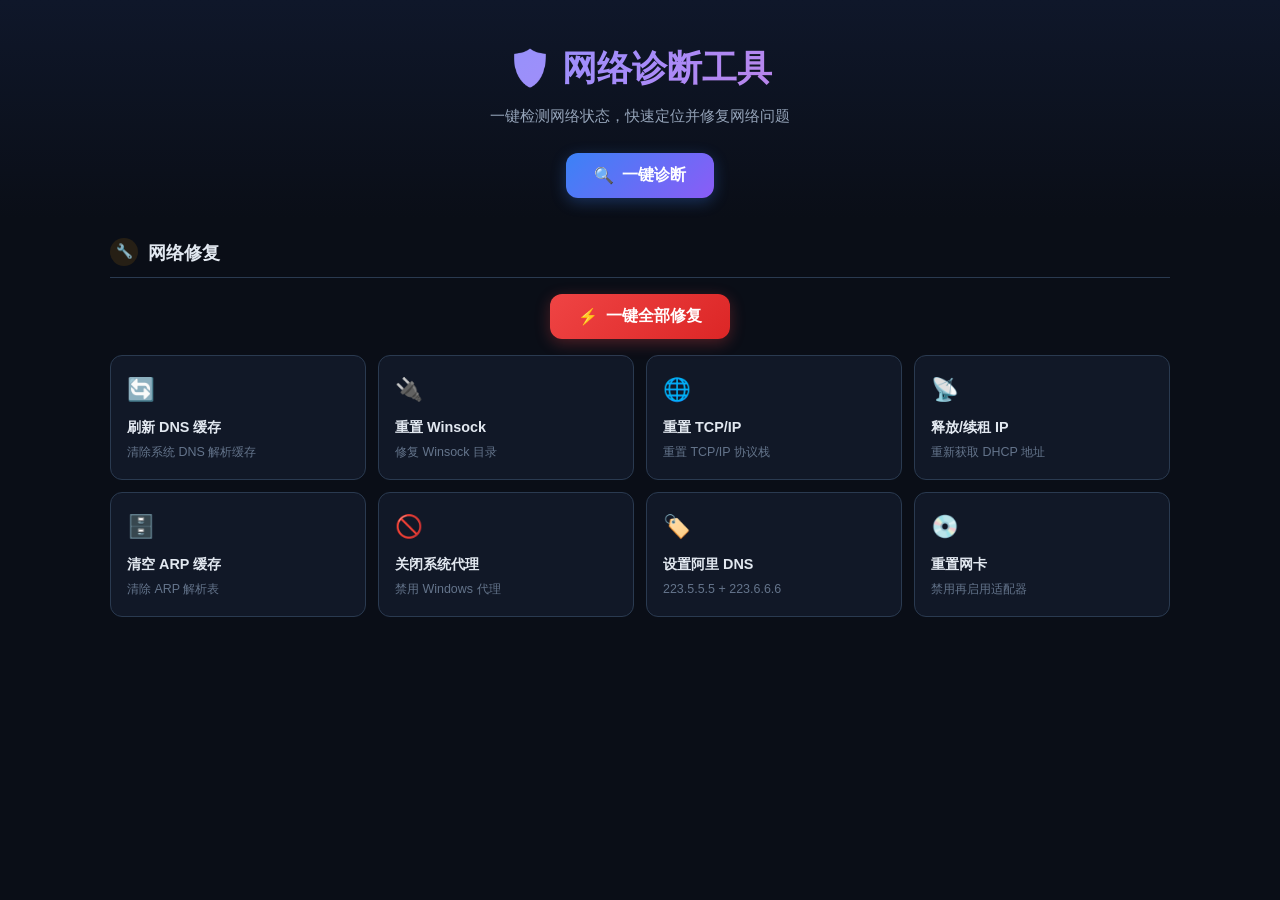
<file: index.html>
<!DOCTYPE html>
<html lang="zh-CN">
<head>
<meta charset="UTF-8">
<meta name="viewport" content="width=device-width, initial-scale=1.0">
<title>网络诊断工具</title>
<style>
*{margin:0;padding:0;box-sizing:border-box}
:root{
  --bg:#0a0e17;--bg2:#111827;--bg3:#1a2332;--bg4:#243044;
  --border:#2a3a50;--text:#e2e8f0;--text2:#94a3b8;--text3:#64748b;
  --green:#10b981;--green-bg:rgba(16,185,129,.12);
  --yellow:#f59e0b;--yellow-bg:rgba(245,158,11,.12);
  --red:#ef4444;--red-bg:rgba(239,68,68,.12);
  --blue:#3b82f6;--blue-bg:rgba(59,130,246,.12);
  --purple:#8b5cf6;--radius:12px;--radius-sm:8px;
}
body{font-family:-apple-system,BlinkMacSystemFont,'Segoe UI','PingFang SC','Microsoft YaHei',sans-serif;background:var(--bg);color:var(--text);min-height:100vh;line-height:1.6}

/* Header */
.header{text-align:center;padding:40px 20px 20px;
  background:linear-gradient(180deg,#0f172a 0%,var(--bg) 100%)}
.header h1{font-size:2.2rem;font-weight:700;
  background:linear-gradient(135deg,#60a5fa,#a78bfa,#f472b6);
  -webkit-background-clip:text;-webkit-text-fill-color:transparent;
  margin-bottom:8px}
.header p{color:var(--text2);font-size:.95rem;margin-bottom:24px}

/* Buttons */
.btn{display:inline-flex;align-items:center;gap:8px;padding:12px 28px;
  border:none;border-radius:var(--radius);font-size:1rem;font-weight:600;
  cursor:pointer;transition:all .2s;position:relative;overflow:hidden}
.btn-primary{background:linear-gradient(135deg,#3b82f6,#8b5cf6);color:#fff;
  box-shadow:0 4px 15px rgba(59,130,246,.3)}
.btn-primary:hover{transform:translateY(-1px);box-shadow:0 6px 20px rgba(59,130,246,.4)}
.btn-primary:active{transform:translateY(0)}
.btn-primary:disabled{opacity:.5;cursor:not-allowed;transform:none}
.btn-danger{background:linear-gradient(135deg,#ef4444,#dc2626);color:#fff;
  box-shadow:0 4px 15px rgba(239,68,68,.3)}
.btn-danger:hover{transform:translateY(-1px);box-shadow:0 6px 20px rgba(239,68,68,.4)}
.btn-secondary{background:var(--bg3);color:var(--text);border:1px solid var(--border)}
.btn-secondary:hover{background:var(--bg4);border-color:var(--blue)}
.btn-sm{padding:8px 16px;font-size:.85rem;border-radius:var(--radius-sm)}

/* Loading spinner */
.spinner{display:inline-block;width:18px;height:18px;border:2px solid rgba(255,255,255,.3);
  border-top-color:#fff;border-radius:50%;animation:spin .6s linear infinite}
@keyframes spin{to{transform:rotate(360deg)}}

/* Container */
.container{max-width:1100px;margin:0 auto;padding:20px}

/* Section */
.section{margin-bottom:32px}
.section-title{display:flex;align-items:center;gap:10px;font-size:1.15rem;
  font-weight:600;margin-bottom:16px;padding-bottom:10px;
  border-bottom:1px solid var(--border)}
.section-title .icon{width:28px;height:28px;border-radius:50%;
  display:flex;align-items:center;justify-content:center;font-size:.85rem}

/* Cards Grid */
.cards-grid{display:grid;grid-template-columns:repeat(auto-fill,minmax(320px,1fr));gap:14px}

/* Card */
.card{background:var(--bg2);border:1px solid var(--border);border-radius:var(--radius);
  padding:18px 20px;transition:all .3s;animation:fadeIn .4s ease-out}
.card:hover{border-color:var(--blue);box-shadow:0 0 20px rgba(59,130,246,.08)}
.card-header{display:flex;justify-content:space-between;align-items:center;margin-bottom:12px}
.card-name{font-weight:600;font-size:.95rem;display:flex;align-items:center;gap:8px}
.card-cost{font-size:.78rem;color:var(--text3)}
.card-detail{font-size:.85rem;color:var(--text2);line-height:1.7;
  max-height:300px;overflow-y:auto;word-break:break-all;white-space:pre-wrap}

/* Status badges */
.badge{display:inline-flex;align-items:center;gap:4px;padding:3px 10px;
  border-radius:20px;font-size:.78rem;font-weight:600}
.badge-ok{background:var(--green-bg);color:var(--green)}
.badge-warn{background:var(--yellow-bg);color:var(--yellow)}
.badge-error{background:var(--red-bg);color:var(--red)}
.badge-loading{background:var(--blue-bg);color:var(--blue)}

/* Status icon */
.status-icon{width:22px;height:22px;border-radius:50%;display:flex;
  align-items:center;justify-content:center;font-size:.75rem;flex-shrink:0}
.status-ok{background:var(--green-bg);color:var(--green)}
.status-warn{background:var(--yellow-bg);color:var(--yellow)}
.status-error{background:var(--red-bg);color:var(--red)}
.status-loading{background:var(--blue-bg);color:var(--blue);animation:pulse 1s infinite}
@keyframes pulse{0%,100%{opacity:1}50%{opacity:.4}}

/* Sub-items */
.sub-items{margin-top:10px}
.sub-item{display:flex;justify-content:space-between;align-items:flex-start;
  padding:6px 0;border-bottom:1px solid rgba(255,255,255,.04);font-size:.82rem}
.sub-item:last-child{border-bottom:none}
.sub-label{color:var(--text2);flex-shrink:0;max-width:45%;overflow:hidden;
  text-overflow:ellipsis;white-space:nowrap}
.sub-detail{color:var(--text);text-align:right;max-width:55%;word-break:break-all}

/* Repair Grid */
.repair-grid{display:grid;grid-template-columns:repeat(auto-fill,minmax(220px,1fr));gap:12px}
.repair-btn{background:var(--bg2);border:1px solid var(--border);border-radius:var(--radius);
  padding:16px;cursor:pointer;transition:all .25s;text-align:left}
.repair-btn:hover{border-color:var(--yellow);background:var(--bg3);
  box-shadow:0 0 15px rgba(245,158,11,.1);transform:translateY(-1px)}
.repair-btn:disabled{opacity:.4;cursor:not-allowed;transform:none}
.repair-btn h4{font-size:.9rem;font-weight:600;margin-bottom:4px;color:var(--text)}
.repair-btn p{font-size:.78rem;color:var(--text3)}
.repair-btn .repair-icon{font-size:1.4rem;margin-bottom:8px}

/* Repair Result Modal */
.modal-overlay{display:none;position:fixed;top:0;left:0;right:0;bottom:0;
  background:rgba(0,0,0,.6);backdrop-filter:blur(4px);z-index:1000;
  align-items:center;justify-content:center}
.modal-overlay.active{display:flex}
.modal{background:var(--bg2);border:1px solid var(--border);border-radius:var(--radius);
  padding:28px;max-width:600px;width:90%;max-height:80vh;overflow-y:auto;
  box-shadow:0 20px 60px rgba(0,0,0,.5)}
.modal h3{font-size:1.1rem;margin-bottom:16px}
.modal pre{background:var(--bg);border:1px solid var(--border);border-radius:var(--radius-sm);
  padding:14px;font-size:.82rem;overflow-x:auto;white-space:pre-wrap;
  word-break:break-all;max-height:400px;color:var(--text2)}
.modal-actions{display:flex;gap:10px;justify-content:flex-end;margin-top:16px}

/* Summary Bar */
.summary{background:var(--bg2);border:1px solid var(--border);border-radius:var(--radius);
  padding:20px 24px;display:none}
.summary.active{display:block}
.summary-grid{display:grid;grid-template-columns:repeat(auto-fit,minmax(150px,1fr));gap:16px;margin-bottom:16px}
.summary-item{text-align:center}
.summary-value{font-size:1.6rem;font-weight:700;line-height:1.2}
.summary-label{font-size:.78rem;color:var(--text3);margin-top:4px}
.summary-advice{font-size:.88rem;color:var(--text2);padding:12px 16px;
  background:var(--bg);border-radius:var(--radius-sm);border-left:3px solid var(--blue)}
.summary-advice ul{margin:8px 0 0 20px}
.summary-advice li{margin-bottom:4px}

/* Progress bar */
.progress-bar{height:3px;background:var(--bg3);border-radius:2px;margin-bottom:20px;overflow:hidden;display:none}
.progress-bar.active{display:block}
.progress-fill{height:100%;background:linear-gradient(90deg,var(--blue),var(--purple));
  border-radius:2px;transition:width .3s ease;width:0}

/* Animations */
@keyframes fadeIn{from{opacity:0;transform:translateY(10px)}to{opacity:1;transform:translateY(0)}}

/* Scrollbar */
::-webkit-scrollbar{width:6px;height:6px}
::-webkit-scrollbar-track{background:transparent}
::-webkit-scrollbar-thumb{background:var(--border);border-radius:3px}
::-webkit-scrollbar-thumb:hover{background:var(--text3)}

/* Responsive */
@media(max-width:768px){
  .header h1{font-size:1.6rem}
  .container{padding:12px}
  .cards-grid{grid-template-columns:1fr}
  .repair-grid{grid-template-columns:1fr 1fr}
  .summary-grid{grid-template-columns:repeat(3,1fr)}
}
@media(max-width:480px){
  .repair-grid{grid-template-columns:1fr}
  .summary-grid{grid-template-columns:1fr 1fr}
}

/* Running state */
.card.running{border-color:var(--blue);box-shadow:0 0 15px rgba(59,130,246,.1)}
</style>
</head>
<body>

<div class="header">
  <h1>🛡️ 网络诊断工具</h1>
  <p>一键检测网络状态，快速定位并修复网络问题</p>
  <button class="btn btn-primary" id="btnDiagnose" onclick="startDiagnose()">
    <span id="diagIcon">🔍</span>
    <span id="diagText">一键诊断</span>
  </button>
</div>

<div class="container">
  <div class="progress-bar" id="progressBar">
    <div class="progress-fill" id="progressFill"></div>
  </div>

  <!-- Diagnostic Results -->
  <div class="section" id="diagSection" style="display:none">
    <div class="section-title">
      <span class="icon" style="background:var(--blue-bg);color:var(--blue)">📋</span>
      诊断结果
      <span style="margin-left:auto;font-size:.82rem;color:var(--text3)" id="diagTime"></span>
    </div>
    <div class="cards-grid" id="diagCards"></div>
  </div>

  <!-- Summary -->
  <div class="summary" id="summary"></div>

  <!-- Repair Section -->
  <div class="section" id="repairSection">
    <div class="section-title">
      <span class="icon" style="background:var(--yellow-bg);color:var(--yellow)">🔧</span>
      网络修复
    </div>
    <div style="text-align:center;margin-bottom:16px">
      <button class="btn btn-danger" id="btnRepairAll" onclick="repairAll()">
        <span>⚡</span> 一键全部修复
      </button>
    </div>
    <div class="repair-grid" id="repairGrid"></div>
  </div>
</div>

<!-- Confirm Modal -->
<div class="modal-overlay" id="confirmModal">
  <div class="modal">
    <h3 id="confirmTitle">确认操作</h3>
    <p id="confirmMsg" style="color:var(--text2);margin-bottom:16px"></p>
    <div class="modal-actions">
      <button class="btn btn-secondary btn-sm" onclick="closeModal('confirmModal')">取消</button>
      <button class="btn btn-danger btn-sm" id="confirmBtn" onclick="">确认执行</button>
    </div>
  </div>
</div>

<!-- Result Modal -->
<div class="modal-overlay" id="resultModal">
  <div class="modal">
    <h3 id="resultTitle">执行结果</h3>
    <pre id="resultContent"></pre>
    <div class="modal-actions">
      <button class="btn btn-secondary btn-sm" onclick="closeModal('resultModal')">关闭</button>
    </div>
  </div>
</div>

<script>
const REPAIR_ITEMS = [
  {key:'flush_dns', name:'刷新 DNS 缓存', desc:'清除系统 DNS 解析缓存', icon:'🔄'},
  {key:'reset_winsock', name:'重置 Winsock', desc:'修复 Winsock 目录', icon:'🔌'},
  {key:'reset_tcp', name:'重置 TCP/IP', desc:'重置 TCP/IP 协议栈', icon:'🌐'},
  {key:'release_renew', name:'释放/续租 IP', desc:'重新获取 DHCP 地址', icon:'📡'},
  {key:'flush_arp', name:'清空 ARP 缓存', desc:'清除 ARP 解析表', icon:'🗄️'},
  {key:'reset_proxy', name:'关闭系统代理', desc:'禁用 Windows 代理', icon:'🚫'},
  {key:'set_dns', name:'设置阿里 DNS', desc:'223.5.5.5 + 223.6.6.6', icon:'🏷️'},
  {key:'reset_adapter', name:'重置网卡', desc:'禁用再启用适配器', icon:'💿'},
];

const DIAG_ICONS = {
  dns:'🌍', gateway:'🚪', external:'🌐', websites:'🖥️',
  ports:'🔌', proxy:'🕵️', wifi:'📶', bandwidth:'⚡', traceroute:'🗺️'
};

let isDiagnosing = false;
let isRepairing = false;
let lastDiagResults = [];  // 保存最近一次诊断结果
let lastFailedItems = [];  // 保存异常项 key

// Init repair grid
function initRepairGrid(){
  const grid = document.getElementById('repairGrid');
  grid.innerHTML = REPAIR_ITEMS.map(item => `
    <div class="repair-btn" id="repair_${item.key}" onclick="confirmRepair('${item.key}','${item.name}')">
      <div class="repair-icon">${item.icon}</div>
      <h4>${item.name}</h4>
      <p>${item.desc}</p>
    </div>
  `).join('');
}

// Status helpers
function statusIcon(status, text){
  if(status === 'ok') return `<span class="status-icon status-ok">✓</span>`;
  if(status === 'warn') return `<span class="status-icon status-warn">⚠</span>`;
  if(status === 'error') return `<span class="status-icon status-error">✗</span>`;
  if(status === 'loading') return `<span class="status-icon status-loading"><div class="spinner" style="border-color:rgba(59,130,246,.3);border-top-color:var(--blue)"></div></span>`;
  return `<span class="status-icon">${text||'?'}</span>`;
}

function badgeClass(status){
  return status==='ok'?'badge-ok':status==='warn'?'badge-warn':status==='error'?'badge-error':'badge-loading';
}

function badgeText(status){
  return status==='ok'?'正常':status==='warn'?'警告':status==='error'?'异常':'检测中...';
}

// Render diagnostic card
function renderCard(result){
  const icon = DIAG_ICONS[result.key] || '📋';
  const status = result.status;
  let detail = '';
  if(result.items && result.items.length){
    detail = result.items.map(item => `
      <div class="sub-item">
        <span class="sub-label">${item.label}</span>
        <span class="sub-detail">${statusIcon(item.status,'')} ${item.detail}</span>
      </div>
    `).join('');
  } else if(result.detail){
    detail = result.detail;
  }

  const costMs = result.cost_ms || result.total_cost_ms || 0;
  return `
    <div class="card" id="card_${result.key}">
      <div class="card-header">
        <div class="card-name">${statusIcon(status,'')} ${icon} ${result.name}</div>
        <div style="display:flex;align-items:center;gap:8px">
          <span class="badge ${badgeClass(status)}">${badgeText(status)}</span>
          <span class="card-cost">${costMs}ms</span>
        </div>
      </div>
      <div class="card-detail"><div class="sub-items">${detail}</div></div>
    </div>
  `;
}

// Start diagnosis
async function startDiagnose(){
  if(isDiagnosing) return;
  isDiagnosing = true;

  const btn = document.getElementById('btnDiagnose');
  btn.disabled = true;
  document.getElementById('diagIcon').innerHTML = '<div class="spinner"></div>';
  document.getElementById('diagText').textContent = '诊断中...';

const REPAIR_NAMES = {
  flush_dns:'刷新DNS缓存', reset_winsock:'重置Winsock', reset_tcp:'重置TCP/IP',
  release_renew:'释放重获IP', flush_arp:'清空ARP缓存', reset_proxy:'关闭系统代理',
  set_dns:'设置阿里DNS', reset_adapter:'重置网卡', repair_all:'一键全部修复'
};

  const section = document.getElementById('diagSection');
  const cards = document.getElementById('diagCards');
  const summary = document.getElementById('summary');
  const progressBar = document.getElementById('progressBar');
  const progressFill = document.getElementById('progressFill');

  section.style.display = 'block';
  summary.className = 'summary';
  progressBar.className = 'progress-bar active';
  progressFill.style.width = '0%';

  // Show loading cards
  const keys = ['dns','gateway','external','websites','ports','proxy','wifi','bandwidth','traceroute'];
  const names = ['DNS 检测','网关检测','外网连通','网站可用性','端口检测','代理检测','WiFi 信息','带宽测速','路由追踪'];
  const totalChecks = keys.length;
  cards.innerHTML = keys.map((key,i) => `
    <div class="card running" id="card_${key}">
      <div class="card-header">
        <div class="card-name">${statusIcon('loading','')} ${DIAG_ICONS[key]||'📋'} ${names[i]}</div>
        <span class="badge badge-loading">检测中...</span>
      </div>
      <div class="card-detail" style="color:var(--text3)">正在检测...</div>
    </div>
  `).join('');

  try{
    const es = new EventSource('/api/diagnose');
    const results = [];
    let doneCount = 0;

    es.onmessage = function(e){
      const msg = JSON.parse(e.data);
      if(msg.type === 'item'){
        doneCount++;
        results.push(msg.data);
        const card = document.getElementById('card_' + msg.data.key);
        if(card) card.outerHTML = renderCard(msg.data);
        progressFill.style.width = (doneCount / totalChecks * 100) + '%';
      } else if(msg.type === 'done'){
        es.close();
        document.getElementById('diagTime').textContent = `完成于 ${msg.timestamp} | 总耗时 ${msg.total_time_ms}ms`;
        showSummary(results, msg.total_time_ms);
        lastDiagResults = results;
        lastFailedItems = results.filter(r => r.status === 'error' || r.status === 'warn').map(r => r.key);
        updateRepairButton();
        progressBar.className = 'progress-bar';
        btn.disabled = false;
        document.getElementById('diagIcon').textContent = '🔍';
        document.getElementById('diagText').textContent = '重新诊断';
        isDiagnosing = false;

        // 自动弹窗：发现异常则提示一键修复
        if(lastFailedItems.length > 0){
          setTimeout(()=>{
            const failedNames = lastDiagResults.filter(r=>r.status==='error'||r.status==='warn').map(r=>r.name);
            document.getElementById('confirmTitle').textContent = '🤖 智能诊断完成';
            document.getElementById('confirmMsg').textContent = '发现 ' + failedNames.length + ' 项异常：' + failedNames.join('、') + '\n\n是否立即自动修复？';
            document.getElementById('confirmBtn').textContent = '立即修复';
            document.getElementById('confirmBtn').onclick = function(){ executeRepair('repair_all','智能修复',lastFailedItems); };
            openModal('confirmModal');
          }, 500);
        }
      }
    };

    es.onerror = function(){
      es.close();
      if(!isDiagnosing) return;
      cards.innerHTML = `<div class="card"><div class="card-detail" style="color:var(--red)">连接中断</div></div>`;
      progressBar.className = 'progress-bar';
      btn.disabled = false;
      document.getElementById('diagIcon').textContent = '🔍';
      document.getElementById('diagText').textContent = '重新诊断';
      isDiagnosing = false;
    };

  }catch(e){
    cards.innerHTML = `<div class="card"><div class="card-detail" style="color:var(--red)">诊断失败: ${e.message}</div></div>`;
    progressBar.className = 'progress-bar';
    btn.disabled = false;
    isDiagnosing = false;
  }
}

// Show summary
function showSummary(results, totalTime){
  const summary = document.getElementById('summary');
  const ok = results.filter(r=>r.status==='ok').length;
  const warn = results.filter(r=>r.status==='warn').length;
  const err = results.filter(r=>r.status==='error').length;

  let advice = [];
  if(err > 0){
    const errNames = results.filter(r=>r.status==='error').map(r=>r.name);
    advice.push(`<strong>以下检测项异常:</strong> ${errNames.join('、')}`);
  }
  if(warn > 0){
    const warnNames = results.filter(r=>r.status==='warn').map(r=>r.name);
    advice.push(`<strong>以下检测项需关注:</strong> ${warnNames.join('、')}`);
  }
  if(err > 0){
    advice.push('建议尝试「一键全部修复」功能，或逐项使用修复工具');
    advice.push('如果问题持续，请检查物理连接（网线/WiFi）或联系网络管理员');
  }
  if(err === 0 && warn === 0){
    advice.push('✅ 网络状态良好，所有检测项均正常');
  }

  summary.innerHTML = `
    <div class="section-title" style="border-bottom:none;margin-bottom:12px;padding-bottom:0">
      <span class="icon" style="background:var(--green-bg);color:var(--green)">📊</span>
      诊断报告
    </div>
    <div class="summary-grid">
      <div class="summary-item">
        <div class="summary-value" style="color:var(--text)">${results.length}</div>
        <div class="summary-label">检测项目</div>
      </div>
      <div class="summary-item">
        <div class="summary-value" style="color:var(--green)">${ok}</div>
        <div class="summary-label">正常</div>
      </div>
      <div class="summary-item">
        <div class="summary-value" style="color:var(--yellow)">${warn}</div>
        <div class="summary-label">警告</div>
      </div>
      <div class="summary-item">
        <div class="summary-value" style="color:var(--red)">${err}</div>
        <div class="summary-label">异常</div>
      </div>
      <div class="summary-item">
        <div class="summary-value" style="color:var(--text)">${totalTime}</div>
        <div class="summary-label">总耗时 (ms)</div>
      </div>
    </div>
    <div class="summary-advice">${advice.map(a=>`<div>${a}</div>`).join('')}</div>
  `;
  summary.className = 'summary active';
}

// Confirm repair
function confirmRepair(key, name){
  if(isRepairing) return;
  document.getElementById('confirmTitle').textContent = `确认修复: ${name}`;
  document.getElementById('confirmMsg').textContent = '此操作将修改系统网络设置，是否继续？';
  document.getElementById('confirmBtn').onclick = ()=> executeRepair(key, name);
  openModal('confirmModal');
}

function repairAll(){
  if(isRepairing) return;
  if(lastFailedItems.length === 0){
    document.getElementById('confirmTitle').textContent = '无需修复';
    document.getElementById('confirmMsg').textContent = '当前没有检测到异常项，无需执行修复操作。';
    document.getElementById('confirmBtn').onclick = ()=> closeModal('confirmModal');
    openModal('confirmModal');
    return;
  }
  const failedNames = lastDiagResults.filter(r => r.status==='error'||r.status==='warn').map(r => r.name);
  document.getElementById('confirmTitle').textContent = '智能修复';
  document.getElementById('confirmMsg').textContent = `检测到 ${failedNames.length} 项异常：${failedNames.join('、')}。将针对性执行修复操作，是否继续？`;
  document.getElementById('confirmBtn').onclick = ()=> executeRepair('repair_all', '智能修复', lastFailedItems);
  openModal('confirmModal');
}

function updateRepairButton(){
  const btn = document.getElementById('btnRepairAll');
  if(lastFailedItems.length > 0){
    btn.innerHTML = `<span>⚡</span> 一键修复 (${lastFailedItems.length}项异常)`;
    btn.classList.add('has-issues');
  } else {
    btn.innerHTML = '<span>⚡</span> 一键全部修复';
    btn.classList.remove('has-issues');
  }
}

// Execute repair
async function executeRepair(key, name, failedItems){
  closeModal('confirmModal');
  isRepairing = true;

  const btn = key === 'repair_all' ? document.getElementById('btnRepairAll') : null;
  if(btn){btn.disabled = true; btn.innerHTML = '<div class="spinner"></div> 执行中...';}
  document.querySelectorAll('.repair-btn').forEach(b=>b.disabled=true);

  try{
    const body = {action: key};
    if(failedItems) body.failed_items = failedItems;
    const resp = await fetch('/api/repair', {
      method:'POST',
      headers:{'Content-Type':'application/json'},
      body: JSON.stringify(body)
    });
    const data = await resp.json();

    if(key === 'repair_all' && data.details){
      const matchedNames = (data.matched_repairs||[]).map(k => REPAIR_NAMES[k] || k);
      let html = `📋 异常项: ${(data.failed_items||[]).join(', ')}\n`;
      html += `🔧 执行修复: ${matchedNames.join(', ')}\n\n`;
      html += data.details.map(d =>
        `[${d.status==='ok'?'✓':'✗'}] ${REPAIR_NAMES[d.action]||d.action}\n${d.output}`
      ).join('\n\n');
      document.getElementById('resultTitle').textContent = '智能修复结果';
      document.getElementById('resultContent').textContent = html;
    } else {
      document.getElementById('resultTitle').textContent = `${name} - ${data.status==='ok'?'成功':'失败'}`;
      document.getElementById('resultContent').textContent = data.output || '无输出';
    }
    openModal('resultModal');
  }catch(e){
    document.getElementById('resultTitle').textContent = '执行失败';
    document.getElementById('resultContent').textContent = e.message;
    openModal('resultModal');
  }

  document.querySelectorAll('.repair-btn').forEach(b=>b.disabled=false);
  if(btn){btn.disabled=false; btn.innerHTML = '<span>⚡</span> 一键全部修复';}
  isRepairing = false;
}

// Modal helpers
function openModal(id){
  document.getElementById(id).classList.add('active');
}
function closeModal(id){
  document.getElementById(id).classList.remove('active');
}

// Close modal on overlay click
document.querySelectorAll('.modal-overlay').forEach(overlay=>{
  overlay.addEventListener('click', e=>{
    if(e.target === overlay) overlay.classList.remove('active');
  });
});

// Keyboard: ESC to close modals
document.addEventListener('keydown', e=>{
  if(e.key==='Escape'){
    document.querySelectorAll('.modal-overlay.active').forEach(m=>m.classList.remove('active'));
  }
});

// Init
initRepairGrid();
</script>
</body>
</html>
</file>
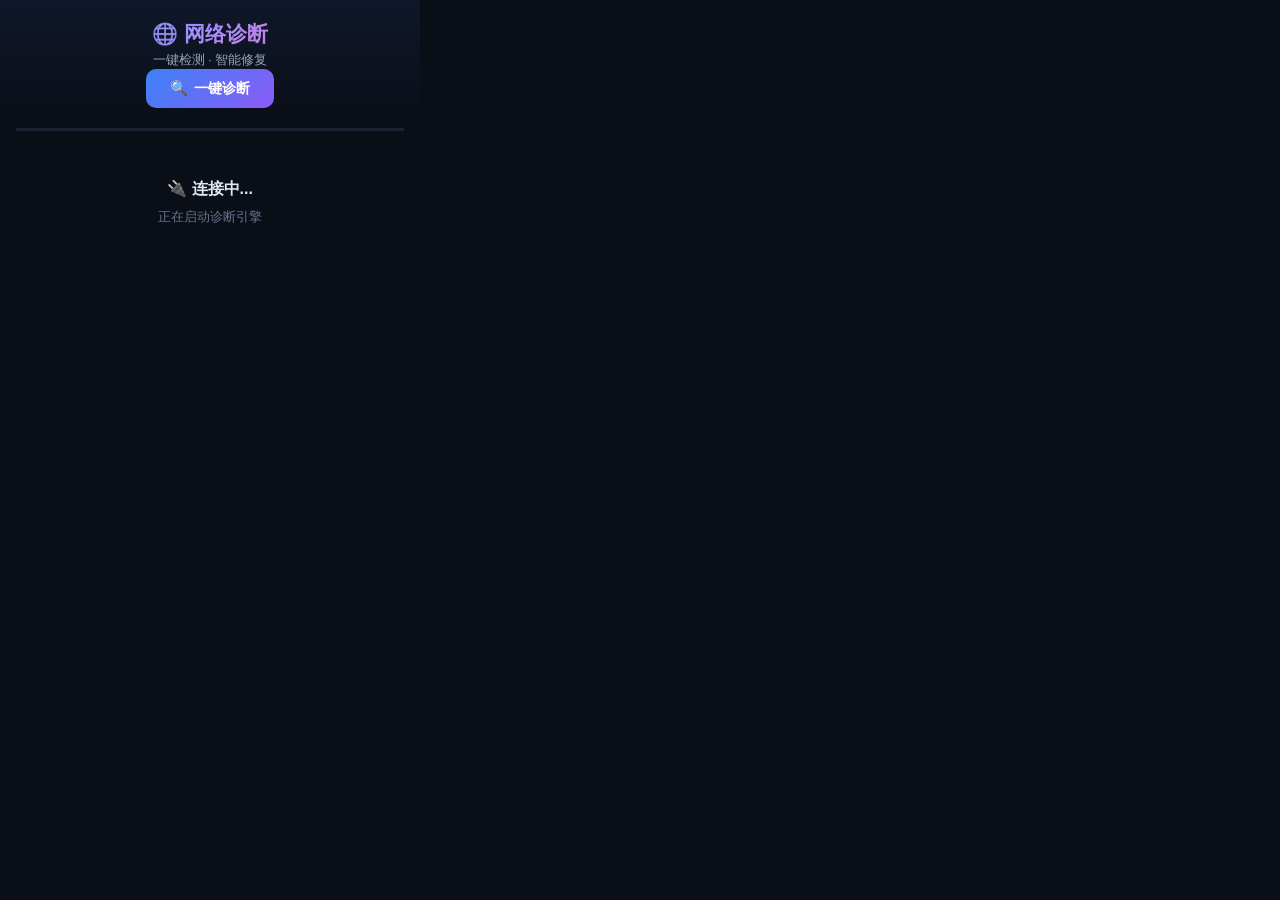
<file: extension/popup.html>
<!DOCTYPE html>
<html lang="zh-CN">
<head>
<meta charset="UTF-8">
<link rel="stylesheet" href="popup.css">
<title>网络诊断</title>
</head>
<body>
<div class="header">
  <h1>🌐 网络诊断</h1>
  <p>一键检测 · 智能修复</p>
  <button class="btn btn-primary" id="btnDiag">
    <span id="diagIcon">🔍</span>
    <span id="diagText">一键诊断</span>
  </button>
</div>
<div class="progress"><div class="progress-fill" id="progressFill"></div></div>
<div id="mainContent">
  <div class="offline" id="offlineMsg">
    <h2>🔌 连接中...</h2>
    <p>正在启动诊断引擎</p>
  </div>
  <div class="section" id="diagSection" style="display:none">
    <div class="section-title">📋 诊断结果</div>
    <div id="diagCards"></div>
  </div>
  <div class="summary" id="summary"></div>
  <div class="section" id="repairSection" style="display:none">
    <div class="section-title">🔧 修复工具</div>
    <div class="repair-grid" id="repairGrid"></div>
    <div style="margin-top:10px;text-align:center">
      <button class="btn btn-primary btn-sm" id="btnRepairAll"><span>⚡</span> 一键全部修复</button>
    </div>
  </div>
</div>
<div class="modal-overlay" id="confirmModal">
  <div class="modal">
    <h3 id="confirmTitle">确认</h3>
    <p id="confirmMsg"></p>
    <div class="modal-actions">
      <button class="btn btn-outline btn-sm" id="confirmCancel">取消</button>
      <button class="btn btn-primary btn-sm" id="confirmBtn">确认</button>
    </div>
  </div>
</div>
<div class="modal-overlay" id="resultModal">
  <div class="modal">
    <h3 id="resultTitle">结果</h3>
    <p id="resultContent"></p>
    <div class="modal-actions"><button class="btn btn-primary btn-sm" id="resultClose">确定</button></div>
  </div>
</div>
<script src="popup.js"></script>
</body>
</html>
</file>
<file: extension/popup.css>
/* popup.css - 网络诊断浏览器插件样式 */
*{margin:0;padding:0;box-sizing:border-box}
:root{
  --bg:#0a0e17;--bg2:#111827;--bg3:#1a2332;--bg4:#243044;
  --border:#2a3a50;--text:#e2e8f0;--text2:#94a3b8;--text3:#64748b;
  --green:#10b981;--green-bg:rgba(16,185,129,.12);
  --yellow:#f59e0b;--yellow-bg:rgba(245,158,11,.12);
  --red:#ef4444;--red-bg:rgba(239,68,68,.12);
  --blue:#3b82f6;--purple:#8b5cf6;--radius:10px;--radius-sm:6px;
}
body{font-family:-apple-system,BlinkMacSystemFont,'Segoe UI','PingFang SC','Microsoft YaHei',sans-serif;background:var(--bg);color:var(--text);width:420px;min-height:300px;max-height:580px;overflow-y:auto}
::-webkit-scrollbar{width:6px}
::-webkit-scrollbar-track{background:transparent}
::-webkit-scrollbar-thumb{background:var(--border);border-radius:3px}
::-webkit-scrollbar-thumb:hover{background:var(--text3)}

.header{text-align:center;padding:20px 16px 12px;background:linear-gradient(180deg,#0f172a,var(--bg))}
.header h1{font-size:1.3rem;font-weight:700;background:linear-gradient(135deg,#60a5fa,#a78bfa,#f472b6);-webkit-background-clip:text;-webkit-text-fill-color:transparent;margin-bottom:4px}
.header p{color:var(--text2);font-size:.8rem}

.btn{display:inline-flex;align-items:center;gap:6px;padding:10px 24px;border:none;border-radius:var(--radius);font-size:.9rem;font-weight:600;cursor:pointer;transition:all .2s}
.btn-primary{background:linear-gradient(135deg,var(--blue),var(--purple));color:#fff}
.btn-primary:hover{opacity:.9;transform:translateY(-1px)}
.btn-primary:disabled{opacity:.5;cursor:not-allowed;transform:none}
.btn-sm{padding:7px 12px;font-size:.78rem;border-radius:var(--radius-sm)}
.btn-outline{background:transparent;border:1px solid var(--border);color:var(--text2)}
.btn-outline:hover{border-color:var(--blue);color:var(--blue)}

.spinner{width:16px;height:16px;border:2px solid rgba(255,255,255,.3);border-top-color:#fff;border-radius:50%;animation:spin .6s linear infinite}
@keyframes spin{to{transform:rotate(360deg)}}

.section{padding:0 16px 16px}
.section-title{font-size:.85rem;font-weight:600;color:var(--text2);margin-bottom:10px;display:flex;align-items:center;gap:6px}

.progress{height:3px;background:var(--bg3);border-radius:2px;margin:8px 16px;overflow:hidden}
.progress-fill{height:100%;width:0;background:linear-gradient(90deg,var(--blue),var(--purple));border-radius:2px;transition:width .3s}
.progress-fill.active{animation:progress-pulse 1.5s ease-in-out infinite}
@keyframes progress-pulse{0%,100%{opacity:1}50%{opacity:.6}}

.card{background:var(--bg2);border:1px solid var(--border);border-radius:var(--radius);padding:12px;margin-bottom:8px;transition:all .3s}
.card.running{border-color:var(--blue);animation:card-pulse 1s ease-in-out infinite}
@keyframes card-pulse{0%,100%{box-shadow:0 0 0 0 rgba(59,130,246,.15)}50%{box-shadow:0 0 0 4px rgba(59,130,246,.08)}}
.card-header{display:flex;justify-content:space-between;align-items:center;margin-bottom:4px}
.card-name{font-size:.82rem;font-weight:600;display:flex;align-items:center;gap:4px}
.card-detail{font-size:.75rem;color:var(--text3);margin-top:4px;white-space:pre-wrap;word-break:break-all}

.badge{font-size:.7rem;padding:2px 8px;border-radius:10px;font-weight:600}
.badge-ok{background:var(--green-bg);color:var(--green)}
.badge-warn{background:var(--yellow-bg);color:var(--yellow)}
.badge-error{background:var(--red-bg);color:var(--red)}
.badge-loading{background:rgba(59,130,246,.15);color:var(--blue)}

.icon{display:inline-flex;align-items:center;justify-content:center;width:22px;height:22px;border-radius:6px;font-size:.75rem}

/* Repair grid */
.repair-grid{display:grid;grid-template-columns:1fr 1fr;gap:6px}
.repair-btn{background:var(--bg3);border:1px solid var(--border);border-radius:var(--radius-sm);padding:10px 8px;cursor:pointer;text-align:center;transition:all .2s;color:var(--text)}
.repair-btn:hover{border-color:var(--blue);background:var(--bg4)}
.repair-btn:disabled{opacity:.5;cursor:not-allowed}
.repair-btn-name{font-size:.78rem;font-weight:600;margin-bottom:2px}
.repair-btn-desc{font-size:.68rem;color:var(--text3)}
.repair-btn.has-issues{border-color:var(--yellow);background:var(--yellow-bg)}

/* Summary */
.summary{background:var(--bg2);border:1px solid var(--border);border-radius:var(--radius);padding:14px;margin:0 16px 16px;display:none}
.summary.active{display:block}
.summary-grid{display:grid;grid-template-columns:repeat(5,1fr);gap:6px;text-align:center;margin:10px 0}
.summary-value{font-size:1.1rem;font-weight:700}
.summary-label{font-size:.68rem;color:var(--text3)}
.summary-advice{font-size:.78rem;color:var(--text2);line-height:1.5}

/* Offline */
.offline{text-align:center;padding:40px 20px;color:var(--text3)}
.offline h2{font-size:1rem;color:var(--text);margin-bottom:8px}
.offline p{font-size:.82rem;margin-bottom:12px}
.offline code{background:var(--bg3);padding:6px 10px;border-radius:var(--radius-sm);font-size:.75rem;display:inline-block;cursor:pointer}

/* Modal */
.modal-overlay{display:none;position:fixed;inset:0;background:rgba(0,0,0,.6);z-index:100;align-items:center;justify-content:center}
.modal-overlay.active{display:flex}
.modal{background:var(--bg2);border:1px solid var(--border);border-radius:var(--radius);padding:20px;width:340px;max-height:400px;overflow-y:auto}
.modal h3{font-size:.95rem;margin-bottom:8px}
.modal p{font-size:.82rem;color:var(--text2);line-height:1.5;margin-bottom:14px;white-space:pre-wrap;word-break:break-all}
.modal-actions{display:flex;gap:8px;justify-content:flex-end}
</file>
